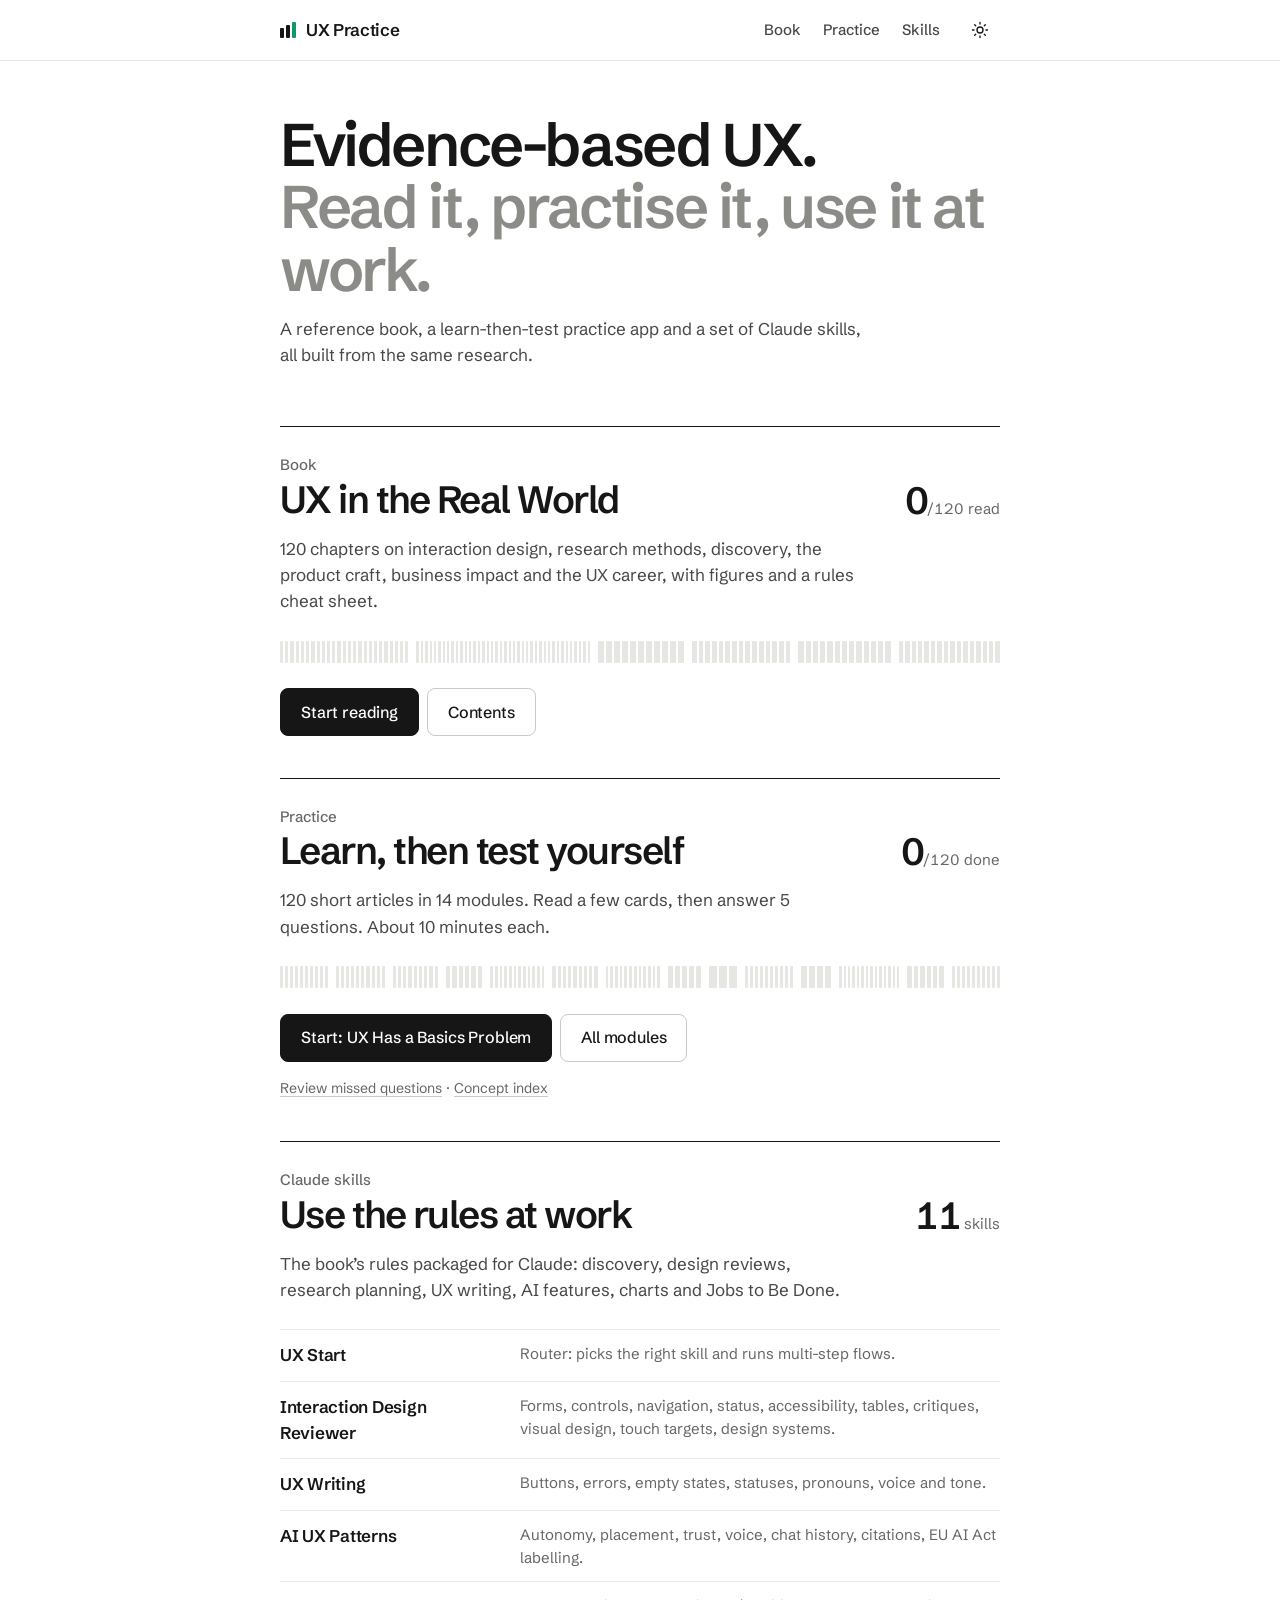
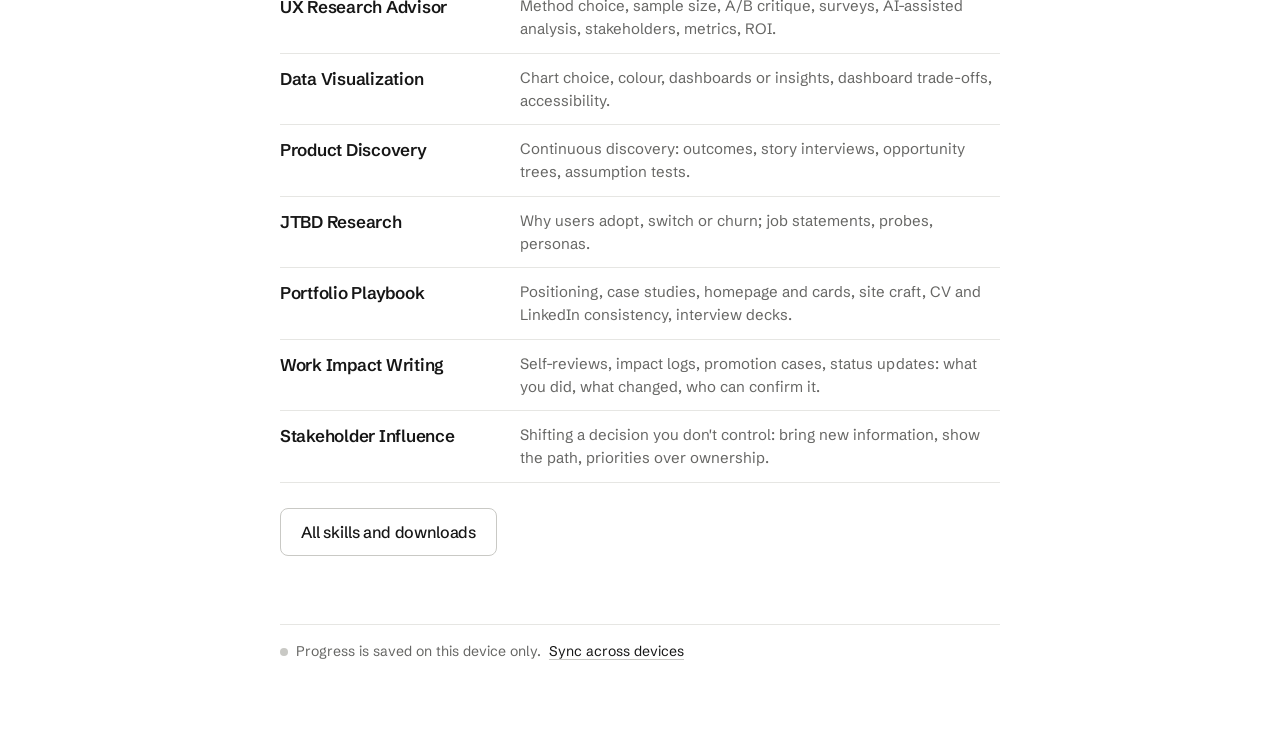
<file: index.html>
<!DOCTYPE html>
<html lang="en">
<head>
<meta charset="utf-8">
<meta name="viewport" content="width=device-width, initial-scale=1, viewport-fit=cover">
<title>UX Practice — book, practice and skills</title>
<meta name="robots" content="noindex, nofollow">
<meta name="theme-color" content="#ffffff" media="(prefers-color-scheme: light)">
<meta name="theme-color" content="#141514" media="(prefers-color-scheme: dark)">
<meta name="apple-mobile-web-app-capable" content="yes">
<meta name="apple-mobile-web-app-title" content="UX Practice">
<link rel="icon" href="data:image/svg+xml,<svg xmlns='http://www.w3.org/2000/svg' viewBox='0 0 32 32'><rect width='32' height='32' rx='7' fill='%23161616'/><rect x='7' y='15' width='5' height='10' fill='%23fff'/><rect x='13.5' y='11' width='5' height='14' fill='%23fff'/><rect x='20' y='7' width='5' height='18' fill='%230e9a68'/></svg>">
<script>try{var t=localStorage.getItem('uxp-theme');if(t==='dark'||t==='light')document.documentElement.setAttribute('data-theme',t)}catch(e){}</script>
<link rel="preload" href="fonts/schibsted-grotesk-latin-wght-normal.woff2" as="font" type="font/woff2" crossorigin>
<link rel="stylesheet" href="tokens.css?v=20261120">
<link rel="stylesheet" href="style.css?v=20261120">
</head>
<body>
<header class="top">
  <div class="top-in">
    <a class="brand" href="#/" aria-label="UX Practice, home"><span class="mark" aria-hidden="true"><i></i><i></i><i></i></span><span>UX Practice</span></a>
    <nav class="topnav" aria-label="Main">
      <a href="book/ux-in-the-real-world.html" data-nav="book">Book</a>
      <a href="#/practice" data-nav="practice">Practice</a>
      <a href="#/library" data-nav="skills">Skills</a>
    </nav>
    <div class="top-r">
      <button class="theme" id="theme" type="button" aria-label="Switch colour theme">
        <svg class="ico sun" viewBox="0 0 24 24" fill="none" stroke="currentColor" stroke-width="1.8" stroke-linecap="round" aria-hidden="true"><circle cx="12" cy="12" r="4"/><path d="M12 2v2M12 20v2M4.9 4.9l1.4 1.4M17.7 17.7l1.4 1.4M2 12h2M20 12h2M4.9 19.1l1.4-1.4M17.7 6.3l1.4-1.4"/></svg>
        <svg class="ico moon" viewBox="0 0 24 24" fill="none" stroke="currentColor" stroke-width="1.8" stroke-linecap="round" stroke-linejoin="round" aria-hidden="true"><path d="M20 14.5A8 8 0 0 1 9.5 4a8 8 0 1 0 10.5 10.5z"/></svg>
      </button>
    </div>
  </div>
</header>
<main id="app" tabindex="-1"></main>
<script src="sync.js?v=20261120"></script>
<script src="app.js?v=20261120"></script>
</body>
</html>
</file>
<file: tokens.css>
/* Design tokens — shared by the UX Practice app and the book.
   Monochrome, one accent. Green marks outcomes only: done, correct, passed. */
@font-face{
  font-family:"Schibsted Grotesk";
  src:url("fonts/schibsted-grotesk-latin-wght-normal.woff2") format("woff2");
  font-weight:400 900;font-style:normal;font-display:swap;
}
:root{
  --bg:#ffffff;
  --surface:#f2f3f4;
  --ink:#161616;
  --ink-soft:#474747;
  --ink-faint:#666664;   /* smallest text: 5.7:1 on bg */
  --mute:#8b8b88;        /* second tone of two-tone statements, 24px+ only */
  --line:#e6e6e3;
  --line-strong:#c9c9c5;
  --out:#0e9a68;         /* fills and marks */
  --out-text:#0a7a52;    /* green text under 24px: 5.4:1 on bg */
  --emph:#161616;        /* emphasis panels */
  --emph-hover:#2a2a2a;
  --on-emph:#ffffff;
  --btn-bg:var(--ink);
  --btn-fg:var(--bg);
  --focus:#161616;

  --r-sm:6px; --r-md:8px; --r-lg:10px; --r-xl:14px;
  --phi-1:1rem; --phi-2:1.618rem; --phi-3:2.618rem; --phi-4:4.236rem;

  --font:"Schibsted Grotesk",system-ui,-apple-system,"Segoe UI",Roboto,sans-serif;
  --ease:cubic-bezier(.22,1,.36,1);
  color-scheme:light;
}
@media (prefers-color-scheme:dark){
  :root:not([data-theme="light"]){
    --bg:#141514; --surface:#1e201f; --ink:#f1f1ef; --ink-soft:#c3c3bf;
    --ink-faint:#9b9b97; --mute:#7a7a76; --line:#2e302f; --line-strong:#454845;
    --out:#34c38f; --out-text:#4fd1a1;
    --emph:#2a2d2b; --emph-hover:#343836; --on-emph:#f1f1ef;
    --btn-bg:#f1f1ef; --btn-fg:#141514; --focus:#f1f1ef;
    color-scheme:dark;
  }
}
:root[data-theme="dark"]{
  --bg:#141514; --surface:#1e201f; --ink:#f1f1ef; --ink-soft:#c3c3bf;
  --ink-faint:#9b9b97; --mute:#7a7a76; --line:#2e302f; --line-strong:#454845;
  --out:#34c38f; --out-text:#4fd1a1;
  --emph:#2a2d2b; --emph-hover:#343836; --on-emph:#f1f1ef;
  --btn-bg:#f1f1ef; --btn-fg:#141514; --focus:#f1f1ef;
  color-scheme:dark;
}
</file>
<file: style.css>
/* UX Practice — monochrome with one outcome accent. Tokens live in tokens.css. */
*{box-sizing:border-box}
html,body{margin:0}
html{-webkit-text-size-adjust:100%}
body{font-family:var(--font);background:var(--bg);color:var(--ink);font-size:1.0625rem;line-height:1.55;font-weight:400;-webkit-font-smoothing:antialiased;text-rendering:optimizeLegibility}
a{color:var(--ink);text-decoration-color:var(--line-strong);text-underline-offset:3px}
a:hover{text-decoration-color:var(--ink)}
:focus-visible{outline:2px solid var(--focus);outline-offset:3px;border-radius:var(--r-sm)}
main:focus,main:focus-visible{outline:none}
.num{font-variant-numeric:tabular-nums}
.sr{position:absolute;width:1px;height:1px;overflow:hidden;clip:rect(0 0 0 0);white-space:nowrap}
.ico{width:1.1em;height:1.1em;flex:0 0 auto;display:inline-block;vertical-align:-.17em}

/* header */
.top{position:sticky;top:0;z-index:5;background:var(--bg);border-bottom:1px solid var(--line)}
.top-in{max-width:760px;margin:0 auto;display:flex;align-items:center;justify-content:space-between;gap:12px;padding:10px 20px;padding-top:max(10px,env(safe-area-inset-top))}
.brand{display:flex;align-items:center;gap:10px;color:var(--ink);text-decoration:none;font-weight:600;font-size:1.0625rem;letter-spacing:-.02em}
.mark{display:flex;gap:2px;align-items:flex-end;height:16px}
.mark i{display:block;width:4px;background:var(--ink);border-radius:1px}
.mark i:nth-child(1){height:60%}.mark i:nth-child(2){height:80%}.mark i:nth-child(3){height:100%;background:var(--out)}
.top-r{display:flex;align-items:center;gap:6px}
.progress-summary{font-size:.875rem;color:var(--ink-faint);font-variant-numeric:tabular-nums}
.progress-summary b{color:var(--ink);font-weight:600}
.theme{appearance:none;border:0;background:transparent;color:var(--ink);width:40px;height:40px;border-radius:var(--r-md);display:grid;place-items:center;cursor:pointer}
.theme:hover{background:var(--surface)}
.theme .ico{width:18px;height:18px}
.theme .moon{display:none}
:root[data-theme="dark"] .theme .sun{display:none}
:root[data-theme="dark"] .theme .moon{display:inline-block}
@media (prefers-color-scheme:dark){
  :root:not([data-theme="light"]) .theme .sun{display:none}
  :root:not([data-theme="light"]) .theme .moon{display:inline-block}
}

/* layout and type */
main{max-width:760px;margin:0 auto;padding:var(--phi-2) 20px var(--phi-4);outline:none}
h1{font-size:clamp(2rem,6.2vw,3.25rem);line-height:1.04;font-weight:600;letter-spacing:-.04em;margin:var(--phi-1) 0 .6rem;text-wrap:balance}
h2{font-size:1.618rem;line-height:1.15;font-weight:600;letter-spacing:-.035em;margin:var(--phi-2) 0 .5rem}
h3{font-size:1.1875rem;line-height:1.3;font-weight:600;letter-spacing:-.02em;margin:0 0 4px}
p{margin:.5rem 0}
.muted{color:var(--ink-soft)}
.sub{font-size:1.0625rem;color:var(--ink-soft);margin:0 0 var(--phi-1);max-width:60ch}
.statement{color:var(--ink)}
.statement span{color:var(--mute)}
.note{font-size:.875rem;color:var(--ink-faint)}
.crumb{display:inline-flex;align-items:center;gap:6px;text-decoration:none;font-weight:500;color:var(--ink-soft);padding:6px 0;min-height:44px;font-size:.9375rem}
.crumb:hover{color:var(--ink)}

/* rows replace cards */
.card{padding:var(--phi-2) 0;margin:0;border-top:1px solid var(--line)}
.panel{background:var(--surface);border-radius:var(--r-lg);padding:var(--phi-2)}
.tile{display:block;text-decoration:none;color:inherit}

/* the strip: one mark per article */
.strip{display:flex;gap:3px;height:8px}
.strip i{flex:1;min-width:3px;background:var(--line);border-radius:2px}
.strip i.l{background:var(--ink-faint)}
.strip i.d{background:var(--out)}
.strip.cards i.on{background:var(--ink)}

/* home: module rows */
.mod-card{display:block;padding:var(--phi-2) 0;border-top:1px solid var(--line);text-decoration:none;color:inherit}
.mod-card:hover .mod-title{text-decoration:underline;text-decoration-thickness:1px;text-underline-offset:4px}
.mod-card.locked{opacity:.5}
.mod-head{display:flex;justify-content:space-between;align-items:baseline;gap:16px}
.mod-info{flex:1;min-width:0}
.mod-week{font-size:.875rem;color:var(--ink-faint)}
.mod-title{font-size:1.375rem;line-height:1.2;font-weight:600;letter-spacing:-.03em;margin:2px 0}
.mod-sub{font-size:.9375rem;color:var(--ink-faint);margin:2px 0 0}
.mod-count{font-size:1.375rem;font-weight:600;letter-spacing:-.03em;font-variant-numeric:tabular-nums;white-space:nowrap}
.mod-count small{font-size:.875rem;font-weight:400;color:var(--ink-faint);letter-spacing:0}
.mod-count.done{color:var(--out-text)}
.mod-card .strip{margin-top:14px}
.home-tools{margin-top:var(--phi-2)}
.overall{display:flex;align-items:baseline;justify-content:space-between;gap:16px;border-top:1px solid var(--line);padding:var(--phi-2) 0 var(--phi-1)}
.overall .big{font-size:var(--phi-3);line-height:1;font-weight:600;letter-spacing:-.04em;font-variant-numeric:tabular-nums}
.overall .big.done{color:var(--out-text)}
.pace{font-size:.9375rem;color:var(--ink-soft);margin:0 0 var(--phi-2);max-width:60ch}

/* module page: article rows */
.art{display:grid;grid-template-columns:2.6rem 1fr;column-gap:8px;padding:var(--phi-2) 0;border-top:1px solid var(--line)}
.art-n{font-size:.9375rem;color:var(--ink-faint);font-variant-numeric:tabular-nums;padding-top:.28rem}
.art h3{display:flex;align-items:center;gap:8px;font-size:1.25rem;letter-spacing:-.03em}
.art h3 .ok{color:var(--out);width:1.05em;height:1.05em}
.art-sum{color:var(--ink-soft);margin:4px 0 0;font-size:1rem}
.art-actions{display:flex;flex-wrap:wrap;gap:8px 10px;align-items:center;margin-top:14px}
.art-actions .score{font-size:.875rem;color:var(--ink-faint);font-variant-numeric:tabular-nums;margin:0 6px 0 2px}
.source{font-size:.8125rem;color:var(--ink-faint);margin-top:12px}
.source a{color:var(--ink-faint)}
.pill{display:inline-block;background:var(--surface);color:var(--ink);border-radius:99px;padding:2px 10px;font-size:.8125rem;font-weight:500}
.modreview{padding:var(--phi-2);border:1px solid var(--line);border-radius:var(--r-lg);margin-top:var(--phi-2)}
.modreview h3{margin:0}

/* buttons */
.btn{display:inline-flex;align-items:center;justify-content:center;gap:8px;min-height:48px;min-width:48px;padding:10px 20px;border-radius:var(--r-md);border:1px solid var(--btn-bg);background:var(--btn-bg);color:var(--btn-fg);font:inherit;font-weight:500;font-size:1rem;letter-spacing:-.01em;text-decoration:none;cursor:pointer;touch-action:manipulation;transition:background .2s var(--ease),border-color .2s var(--ease)}
.btn:hover{background:var(--emph-hover);border-color:var(--emph-hover);color:var(--on-emph)}
.btn.secondary{background:transparent;color:var(--ink);border-color:var(--line-strong)}
.btn.secondary:hover{background:var(--surface);border-color:var(--ink);color:var(--ink)}
.btn.small{min-height:40px;padding:6px 14px;font-size:.9375rem}
.btn.wide{width:100%}
.btn.ghost{background:transparent;border-color:transparent;color:var(--ink);padding:6px 10px;min-height:40px}
.btn.ghost:hover{background:var(--surface);color:var(--ink)}
.btn:disabled{opacity:.4;cursor:default}

/* progress */
.progress{margin:8px 0 6px}
.progress .strip{height:6px}

/* questions */
.q{font-size:1.375rem;font-weight:600;letter-spacing:-.025em;margin:6px 0 var(--phi-1);flex:1;line-height:1.3;text-wrap:pretty}
.qrow{display:flex;gap:10px;align-items:flex-start;justify-content:space-between}
.opts{display:grid;gap:8px;margin:var(--phi-1) 0}
.opt{position:relative;display:flex;align-items:center;gap:14px;min-height:52px;padding:12px 16px;border:1px solid var(--line-strong);border-radius:var(--r-md);background:var(--bg);cursor:pointer;font-size:1.0625rem;line-height:1.35;transition:border-color .2s var(--ease),background .2s var(--ease)}
.opt:hover{border-color:var(--ink)}
.opt input{appearance:none;-webkit-appearance:none;margin:0;width:20px;height:20px;flex:0 0 auto;border:1.5px solid var(--ink-faint);border-radius:50%;background:transparent;display:grid;place-content:center;cursor:inherit}
.opt input::before{content:"";width:10px;height:10px;border-radius:50%;background:var(--ink);transform:scale(0);transition:transform .2s var(--ease)}
.opt input:checked{border-color:var(--ink)}
.opt input:checked::before{transform:scale(1)}
.opt:has(input:focus-visible){outline:2px solid var(--focus);outline-offset:3px}
.opt.sel{border-color:var(--ink);background:var(--surface)}
.opt.right{border-color:var(--out);background:var(--bg)}
.opt.right input{border-color:var(--out)}
.opt.right input::before{background:var(--out);transform:scale(1)}
.opt.wrong{border-color:var(--ink-faint);border-style:dashed;background:var(--surface)}
.opt .mark2{font-size:.8125rem;font-weight:600;margin-left:auto;white-space:nowrap;display:inline-flex;align-items:center;gap:4px}
.opt.right .mark2{color:var(--out-text)}
.opt.wrong .mark2{color:var(--ink-soft)}
.opt input:disabled{cursor:default}

/* feedback */
.fb{border-radius:var(--r-lg);padding:var(--phi-1) 1.2rem;margin:var(--phi-1) 0;font-size:1rem;line-height:1.5;background:var(--surface);color:var(--ink)}
.fb.ok{box-shadow:inset 0 0 0 1px var(--out)}
.fb.no{box-shadow:inset 0 0 0 1px var(--line-strong)}
.fb.need{padding:10px 14px;font-size:.9375rem;color:var(--ink-soft)}
.fb .head{display:block;font-size:1.0625rem;font-weight:600;letter-spacing:-.015em;margin-bottom:4px}
.fb.ok .head{color:var(--out-text)}

/* learn cards */
.vis{margin:var(--phi-1) 0}
.compare-grid{display:grid;grid-template-columns:1fr 1fr;gap:10px}
@media(max-width:520px){.compare-grid{grid-template-columns:1fr}}
.compare-box{border-radius:var(--r-lg);padding:var(--phi-1);font-size:.9375rem}
.compare-box.left{background:var(--surface)}
.compare-box.right{background:var(--emph);color:var(--on-emph)}
.compare-label{font-size:.875rem;font-weight:600;letter-spacing:-.01em;margin-bottom:6px;opacity:.75}
.compare-items{list-style:none;margin:0;padding:0}
.compare-items li{padding:4px 0;font-size:.9375rem;border-top:1px solid color-mix(in srgb,currentColor 15%,transparent)}
.compare-items li:first-child{border-top:0}
.learn-card{padding:var(--phi-1) 0 var(--phi-2)}
.learn-card h2{margin:0 0 .6rem;font-size:clamp(1.6rem,4.6vw,2.25rem);line-height:1.1;letter-spacing:-.04em;text-wrap:balance}
.learn-text{font-size:1.0625rem;line-height:1.6;white-space:pre-line;max-width:62ch}
.try-wrap{background:var(--surface);border-radius:var(--r-lg);padding:var(--phi-2);margin-top:var(--phi-2)}
.try-wrap h4{margin:0 0 6px;font-size:.9375rem;font-weight:600;color:var(--ink-soft);letter-spacing:-.01em}
.try-wrap .opt{background:var(--bg)}

/* result */
.result{padding:var(--phi-2) 0}
.result .score{font-size:var(--phi-4);line-height:1;font-weight:600;letter-spacing:-.05em;margin:0 0 var(--phi-1);font-variant-numeric:tabular-nums}
.result .score.pass{color:var(--out-text)}
.result .score small{font-size:1.618rem;color:var(--mute);letter-spacing:-.03em;font-weight:600}
.result .msg{font-size:1.375rem;font-weight:600;letter-spacing:-.025em;margin:0}

/* utilities */
.row{display:flex;gap:10px;flex-wrap:wrap;align-items:center}
.row.end{justify-content:flex-end}
.row.between{justify-content:space-between}
.stack{display:flex;flex-direction:column;gap:8px;margin:var(--phi-1) 0}
.hint{margin-top:8px}
.hint summary{cursor:pointer;color:var(--ink-soft);font-weight:500;font-size:.9375rem}
.empty{padding:var(--phi-3) 0}
.pop{animation:pop .3s var(--ease)}
@keyframes pop{from{opacity:0;transform:translateY(6px)}to{opacity:1;transform:none}}
@media (prefers-reduced-motion:reduce){*,*::before,*::after{animation:none!important;transition:none!important;scroll-behavior:auto!important}}
.guard label,.guard button,.guard input{pointer-events:none}

/* tools list on home */
.tools{padding:0;border-top:1px solid var(--line)}
.toolrow{display:flex;align-items:center;justify-content:space-between;gap:12px;padding:var(--phi-1) 0;color:var(--ink);text-decoration:none;border-bottom:1px solid var(--line);min-height:56px}
.toolrow b{font-weight:600;letter-spacing:-.015em}
.toolrow .chev{color:var(--ink-faint)}
.toolrow:hover b{text-decoration:underline;text-underline-offset:4px;text-decoration-thickness:1px}
.review-list{margin:10px 0 0;padding-left:20px}
.review-list li{padding:2px 0}

/* concept index */
.idxfilter{width:100%;margin:var(--phi-1) 0;padding:12px 14px;font:inherit;font-size:1rem;border:1px solid var(--line-strong);border-radius:var(--r-md);background:var(--bg);color:var(--ink)}
.idxfilter:focus-visible{outline:2px solid var(--focus);outline-offset:2px}
.idxmod{padding:0;margin-top:var(--phi-2);border:0}
.idxmodname{margin:0;padding:8px 0;font-size:1.1875rem;font-weight:600;letter-spacing:-.025em;border-bottom:1px solid var(--ink)}
.idxrow{display:block;padding:12px 0;color:var(--ink);text-decoration:none;border-bottom:1px solid var(--line)}
.idxrow:hover .idxcard{text-decoration:underline;text-underline-offset:3px;text-decoration-thickness:1px}
.idxcard{display:block;font-weight:500;line-height:1.35}
.idxart{display:block;font-size:.8125rem;color:var(--ink-faint);margin-top:2px}

/* library */
.lib-kicker{margin:0;font-size:.875rem;font-weight:500;color:var(--ink-faint)}
.lib-title{margin:2px 0 6px}
.lib-item{padding:var(--phi-2) 0}
.lib-item h3{margin:0 0 2px;font-size:1.375rem;letter-spacing:-.03em}
.lib-actions{margin-top:14px;gap:8px}
.lib-head{margin-top:var(--phi-3)}
.lib-head h2{margin:0}
.lib-guide{display:flex;justify-content:space-between;align-items:center;gap:12px;font-weight:600}
.lib-guide .chev{color:var(--ink-faint)}
.lib-refs a{white-space:nowrap}
.md{font-size:1rem;line-height:1.65;overflow-wrap:anywhere}
.md h2{font-size:1.75rem;margin:4px 0 10px}
.md h3{font-size:1.25rem;margin:var(--phi-2) 0 8px;padding-top:var(--phi-1);border-top:1px solid var(--line)}
.md h4,.md h5{font-size:1rem;margin:18px 0 6px}
.md ul,.md ol{padding-left:22px;margin:8px 0}
.md li{margin:4px 0}
.md code{font-family:ui-monospace,"SF Mono",Menlo,Consolas,monospace;font-size:.86em;background:var(--surface);padding:1px 5px;border-radius:var(--r-sm)}
.md pre{background:var(--surface);padding:var(--phi-1);border-radius:var(--r-lg);overflow-x:auto;font-size:.875rem}
.md pre code{background:none;padding:0}
.md blockquote{margin:10px 0;padding:4px 14px;border-left:1px solid var(--line-strong);color:var(--ink-soft)}
.md hr{border:0;border-top:1px solid var(--line);margin:var(--phi-2) 0}
.md-desc{font-size:.9375rem;color:var(--ink-soft);border-bottom:1px solid var(--line);padding-bottom:12px}
.md-table{overflow-x:auto;margin:10px 0;-webkit-overflow-scrolling:touch}
.md table{border-collapse:collapse;font-size:.875rem;min-width:100%;overflow-wrap:normal;word-break:normal}
.md th,.md td{border:0;border-bottom:1px solid var(--line);padding:8px 10px;text-align:left;vertical-align:top;min-width:8.5em;hyphens:auto}
.md td:first-child,.md th:first-child{min-width:6.5em}
.md th{font-weight:600;border-bottom-color:var(--ink)}

/* backup */
.backup-section{margin:var(--phi-2) 0 0;padding:0}
.backup-section summary{cursor:pointer;padding:8px 0}
.danger{color:var(--ink)}

/* header nav */
.top-in{gap:8px}
.topnav{display:flex;gap:2px;margin-left:auto;margin-right:2px}
.topnav a{display:inline-flex;align-items:center;min-height:40px;padding:0 10px;border-radius:var(--r-md);color:var(--ink-soft);text-decoration:none;font-size:.9375rem;font-weight:500}
.topnav a:hover{color:var(--ink);background:var(--surface)}
.topnav a[aria-current="page"]{color:var(--ink);box-shadow:inset 0 -2px 0 var(--ink);border-radius:0}
@media (max-width:420px){.brand span:last-child{display:none}.topnav a{padding:0 8px}}

/* landing */
.hero{padding:var(--phi-2) 0 var(--phi-3)}
.hero h1{font-size:clamp(2.25rem,7.4vw,3.75rem);margin:0 0 var(--phi-1);max-width:20ch}
.door{padding:var(--phi-2) 0 var(--phi-3);border-top:1px solid var(--ink)}
.door-head{display:flex;justify-content:space-between;align-items:flex-end;gap:16px}
.door-kind{margin:0 0 2px;font-size:.9375rem;font-weight:500;color:var(--ink-faint)}
.door h2{margin:0;font-size:clamp(1.75rem,5vw,2.375rem);line-height:1.08;letter-spacing:-.04em}
.door-count{margin:0;white-space:nowrap;font-size:clamp(1.75rem,5vw,2.375rem);font-weight:600;letter-spacing:-.04em;line-height:1}
.door-count b{font-weight:600}
.door-count b.done{color:var(--out-text)}
.door-count small{font-size:.9375rem;font-weight:400;color:var(--ink-faint);letter-spacing:0}
.door-sub{color:var(--ink-soft);max-width:58ch;margin:var(--phi-1) 0 var(--phi-2)}
.door-actions{margin-top:var(--phi-2);gap:8px}
.door-where{margin:var(--phi-1) 0 0}
.door-where b{color:var(--ink);font-weight:600}
.door-where a{color:var(--ink-faint)}
.strip.grouped{gap:8px;height:22px}
.strip.grouped .grp{display:flex;gap:2px;flex:1 1 auto;min-width:0}
.strip.grouped i{min-width:1px;border-radius:1px}
.strip i.cur{background:var(--ink)}
.skill-list{list-style:none;margin:0;padding:0;border-top:1px solid var(--line)}
.skill-list a{display:grid;grid-template-columns:minmax(9rem,14rem) 1fr;gap:4px 16px;padding:12px 0;border-bottom:1px solid var(--line);text-decoration:none;color:var(--ink)}
.skill-list a:hover b{text-decoration:underline;text-underline-offset:4px;text-decoration-thickness:1px}
.skill-list b{font-weight:600;letter-spacing:-.015em}
.skill-list span{color:var(--ink-faint);font-size:.9375rem}
@media (max-width:560px){.skill-list a{grid-template-columns:1fr}}

/* sync */
.syncline{display:flex;flex-wrap:wrap;align-items:center;gap:4px 8px;margin:var(--phi-2) 0 0;padding-top:var(--phi-1);border-top:1px solid var(--line);font-size:.875rem;color:var(--ink-faint)}
.syncline a{color:var(--ink)}
.sdot{width:8px;height:8px;border-radius:50%;background:var(--line-strong);flex:none;display:inline-block}
.sdot.ok,.sdot.idle{background:var(--out)}
.sdot.syncing{background:var(--ink-faint);animation:pulse 1s ease-in-out infinite alternate}
.sdot.error{background:transparent;box-shadow:inset 0 0 0 2px var(--ink)}
@keyframes pulse{to{opacity:.3}}
.sync-panel{margin:var(--phi-1) 0 var(--phi-2)}
.sync-state{display:flex;align-items:center;gap:8px;margin:0 0 4px;font-weight:600;font-size:1.0625rem}
.steps{list-style:none;counter-reset:st;margin:var(--phi-2) 0;padding:0}
.steps>li{counter-increment:st;display:grid;grid-template-columns:2.6rem 1fr;padding:var(--phi-2) 0;border-top:1px solid var(--line)}
.steps>li::before{content:counter(st);font-size:.9375rem;color:var(--ink-faint);font-variant-numeric:tabular-nums;padding-top:.15rem}
.steps>li>*{grid-column:2;justify-self:start}
.steps>li>form{justify-self:stretch}
.steps h3{margin:0 0 4px}
.steps p{color:var(--ink-soft);margin:0 0 12px;max-width:58ch}
.sync-form{display:flex;gap:8px;flex-wrap:wrap}
.sync-form .idxfilter{margin:0;flex:1 1 16rem;font-family:ui-monospace,"SF Mono",Menlo,monospace;font-size:.9375rem}
</file>
